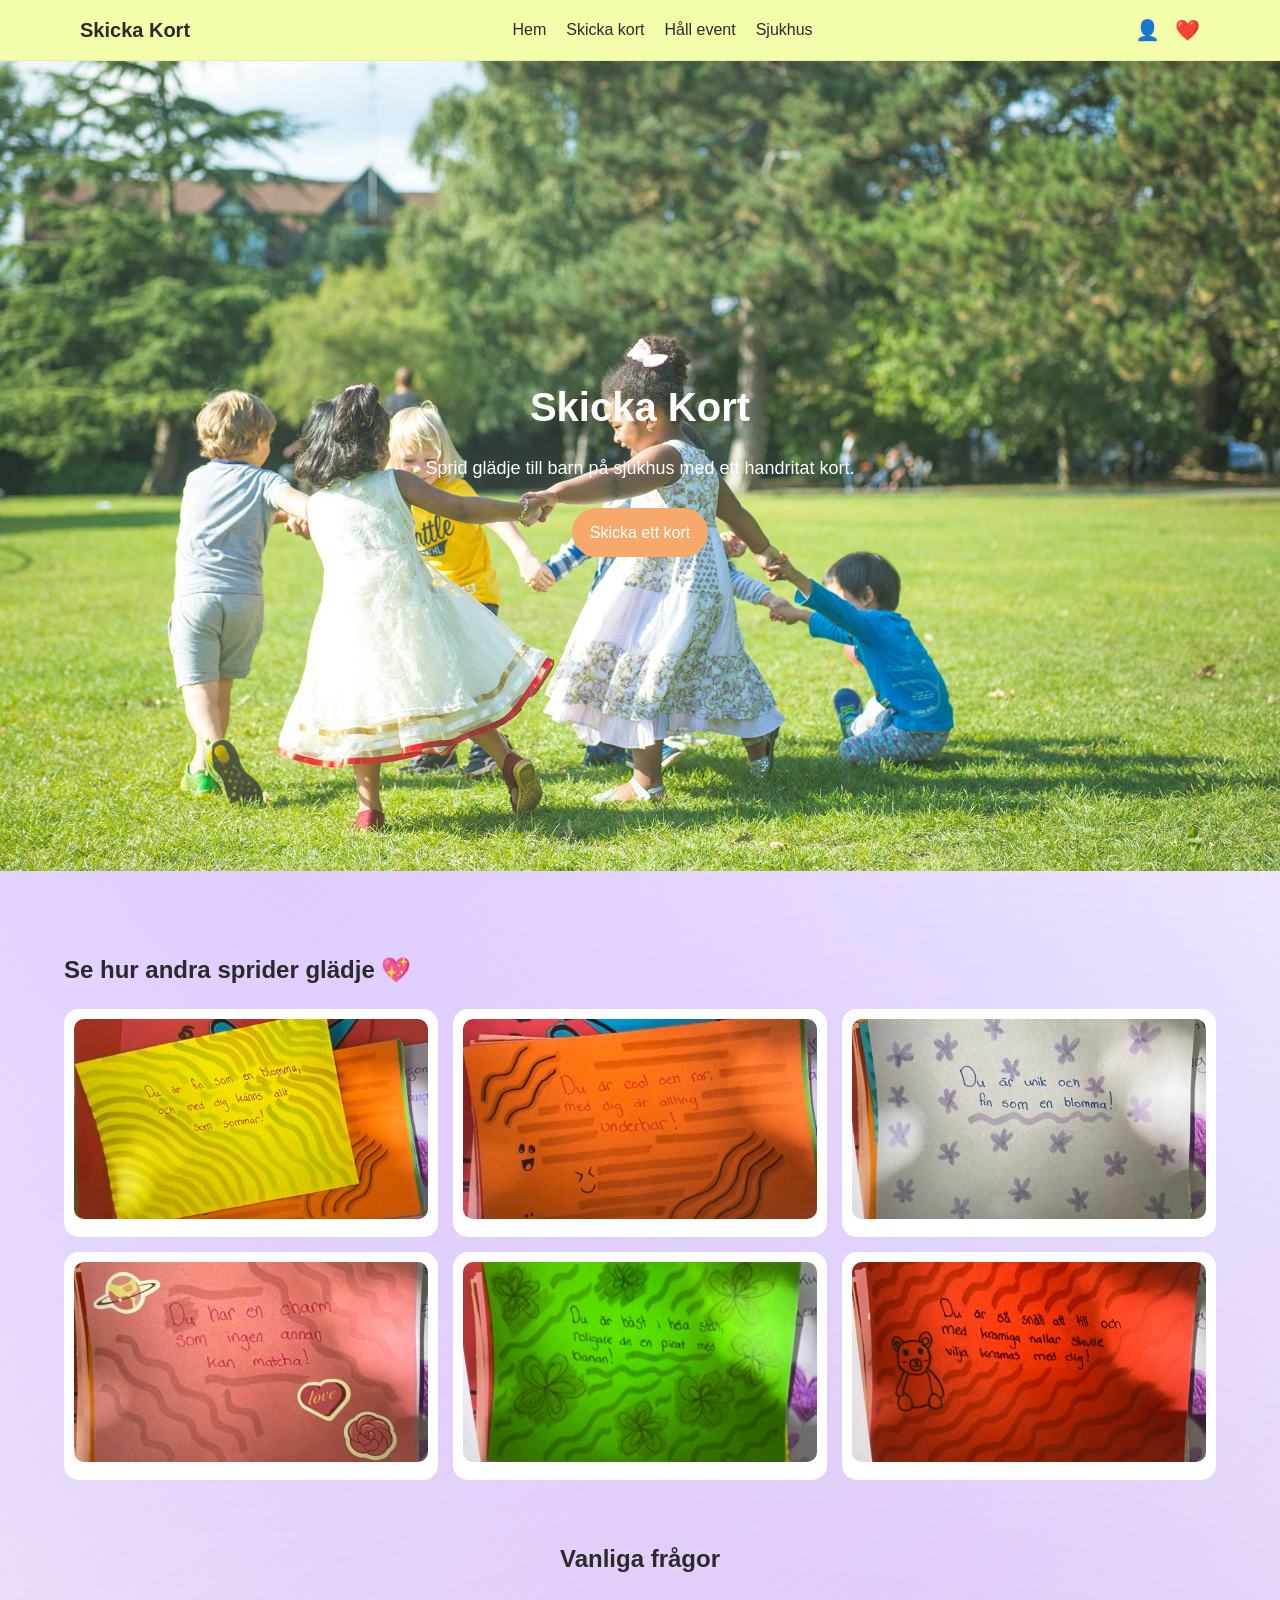
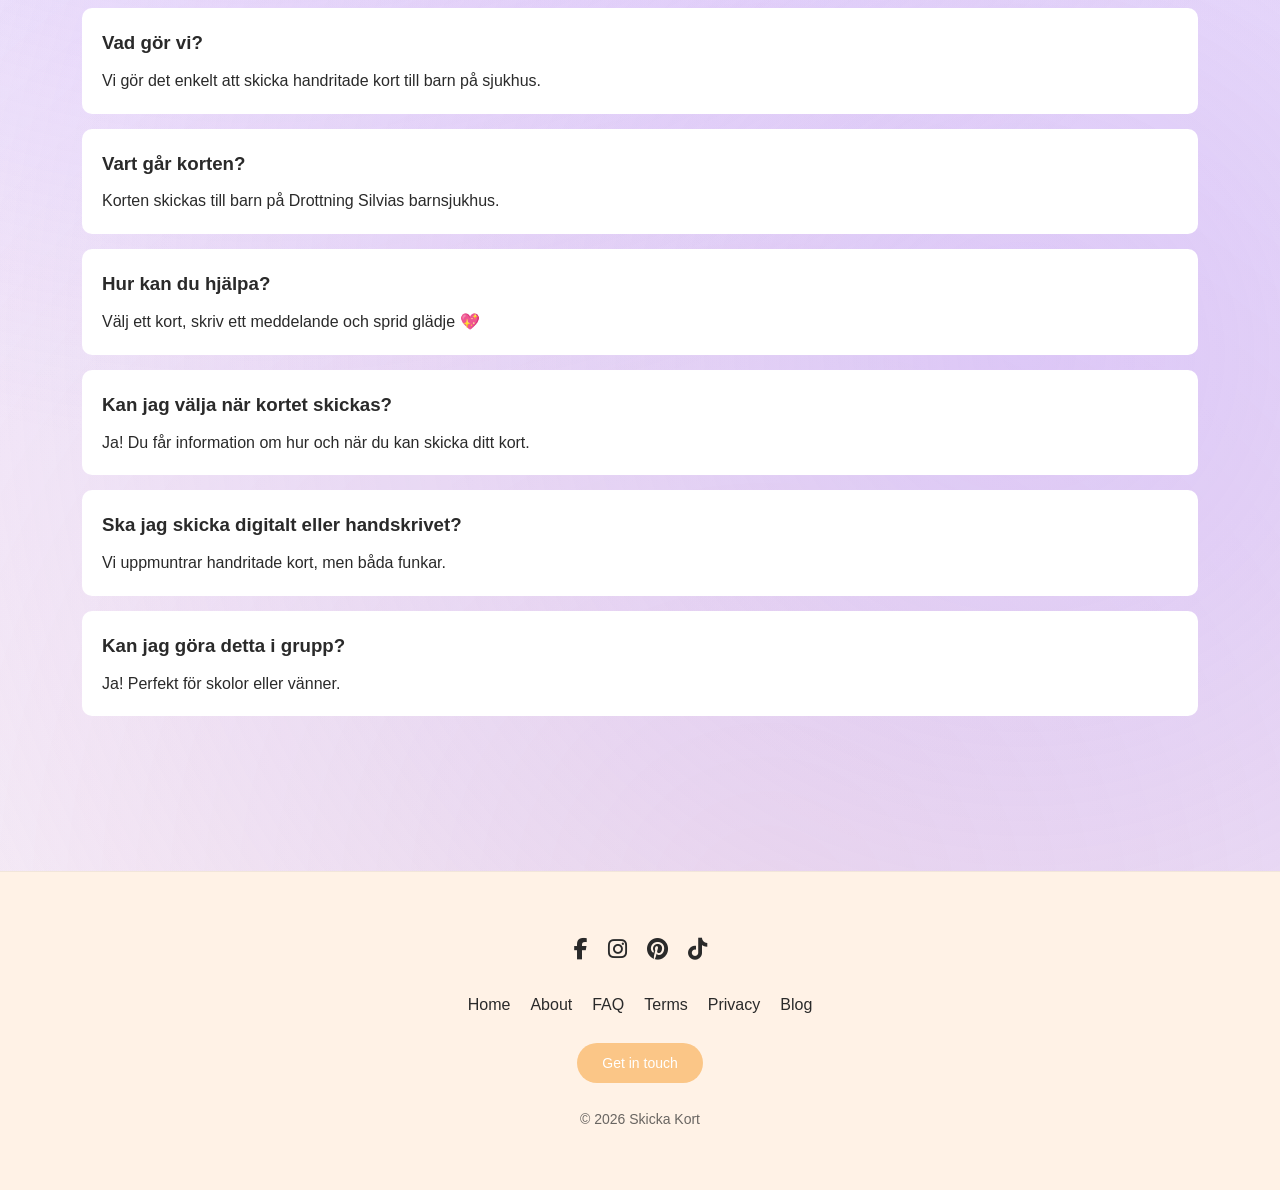
<file: index.html>
<!DOCTYPE html>
<html lang="sv">
<head>
    <meta charset="UTF-8">
    <meta name="viewport" content="width=device-width, initial-scale=1.0">
    <title>Skicka Kort</title>
    <link rel="stylesheet" href="css/style.css">
     <link rel="stylesheet" href="https://cdnjs.cloudflare.com/ajax/libs/font-awesome/6.5.0/css/all.min.css">
</head>
<body>

    <!-- Header -->
<header class="header">
    <div class="container header-container">
        <!-- Logo -->
        <h1 class="logo">Skicka Kort</h1>

        <!-- NAV Mitten -->
        <nav class="nav-center">
            <ul class="nav-list">
                <li><a href="index.html">Hem</a></li>
                <li><a href="skicka.html">Skicka kort</a></li>
                <li><a href="event.html">Håll event</a></li>
                <li><a href="sjukhus.html">Sjukhus</a></li>
            </ul>
        </nav>

        <!-- Ikoner på höger -->
        <div class="nav-icons">
    <span class="hamburger-trigger">👤</span>
    <span>❤️</span>
</div>

        <div class="dropdown-menu">
         <a href="index.html">Home</a>
         <a href="skicka.html">Send card</a>
         <a href="event.html">Events</a>
         <a href="sjukhus.html">Hospitals</a>
         <a href="faq.html">FAQ</a>
</div>
    </div>
</header>

    <!-- Huvuddel skärm -->
    <section class="huvud-fullscreen">
        <div class="huvud-content">
            <h2>Skicka Kort</h2>
            <p>Sprid glädje till barn på sjukhus med ett handritat kort.</p>
            <a href="skicka.html" class="btn">Skicka ett kort</a>
        </div>
    </section>

   <!-- Inspiration Kort (från andra) -->
<section class="inspiration">

    <div class="container">
        <h2>Se hur andra sprider glädje 💖</h2>

        <div class="inspiration-grid">

            <div class="inspo-card">
                <img src="img/RIFLEK1.jpeg" alt="Kort 1">
            </div>

            <div class="inspo-card">
                <img src="img/RIFLEK2.jpeg" alt="Kort 2">
            </div>

            <div class="inspo-card">
                <img src="img/RIFLEK3.jpeg" alt="Kort 3">
            </div>

            <div class="inspo-card">
                <img src="img/RIFLEK4.jpeg" alt="Kort 4">
            </div>

            <div class="inspo-card">
                <img src="img/RIFLEK5.jpeg" alt="Kort 5">
            </div>

            <div class="inspo-card">
                <img src="img/RIFLEK6.jpeg" alt="Kort 6">
            </div>

        </div>
    </div>

</section>
   

<!-- FAQ 0 -->
<section class="faq">

    <div class="container">

        <h2>Vanliga frågor</h2>

        <!-- FAQ 1 -->
        <div class="faq-item">
            <h3>Vad gör vi?</h3>
            <p>Vi gör det enkelt att skicka handritade kort till barn på sjukhus.</p>
        </div>

        <div class="faq-item">
            <h3>Vart går korten?</h3>
            <p>Korten skickas till barn på Drottning Silvias barnsjukhus.</p>
        </div>

        <div class="faq-item">
            <h3>Hur kan du hjälpa?</h3>
            <p>Välj ett kort, skriv ett meddelande och sprid glädje 💖</p>
        </div>

        <!-- FAQ 2 -->
        <div class="faq-item">
            <h3>Kan jag välja när kortet skickas?</h3>
            <p>Ja! Du får information om hur och när du kan skicka ditt kort.</p>
        </div>

        <div class="faq-item">
            <h3>Ska jag skicka digitalt eller handskrivet?</h3>
            <p>Vi uppmuntrar handritade kort, men båda funkar.</p>
        </div>

        <div class="faq-item">
            <h3>Kan jag göra detta i grupp?</h3>
            <p>Ja! Perfekt för skolor eller vänner.</p>
        </div>

    </div>

</section>

<!-- Footer -->
<footer class="footer">
  <div class="container footer-container">

    <div class="footer-social">
      <a href="#"><i class="fa-brands fa-facebook-f"></i></a>
      <a href="#"><i class="fa-brands fa-instagram"></i></a>
      <a href="#"><i class="fa-brands fa-pinterest"></i></a>
      <a href="#"><i class="fa-brands fa-tiktok"></i></a>
    </div>

    <div class="footer-links">
      <span>Home</span>
      <span>About</span>
      <span>FAQ</span>
      <span>Terms</span>
      <span>Privacy</span>
      <span>Blog</span>
    </div>

    <div class="footer-contact">
      <button class="footer-btn">Get in touch</button>
    </div>

    <p class="footer-copy">© 2026 Skicka Kort</p>

  </div>
</footer>
<script src="js/script.js"></script>
</body>
</html>
</file>
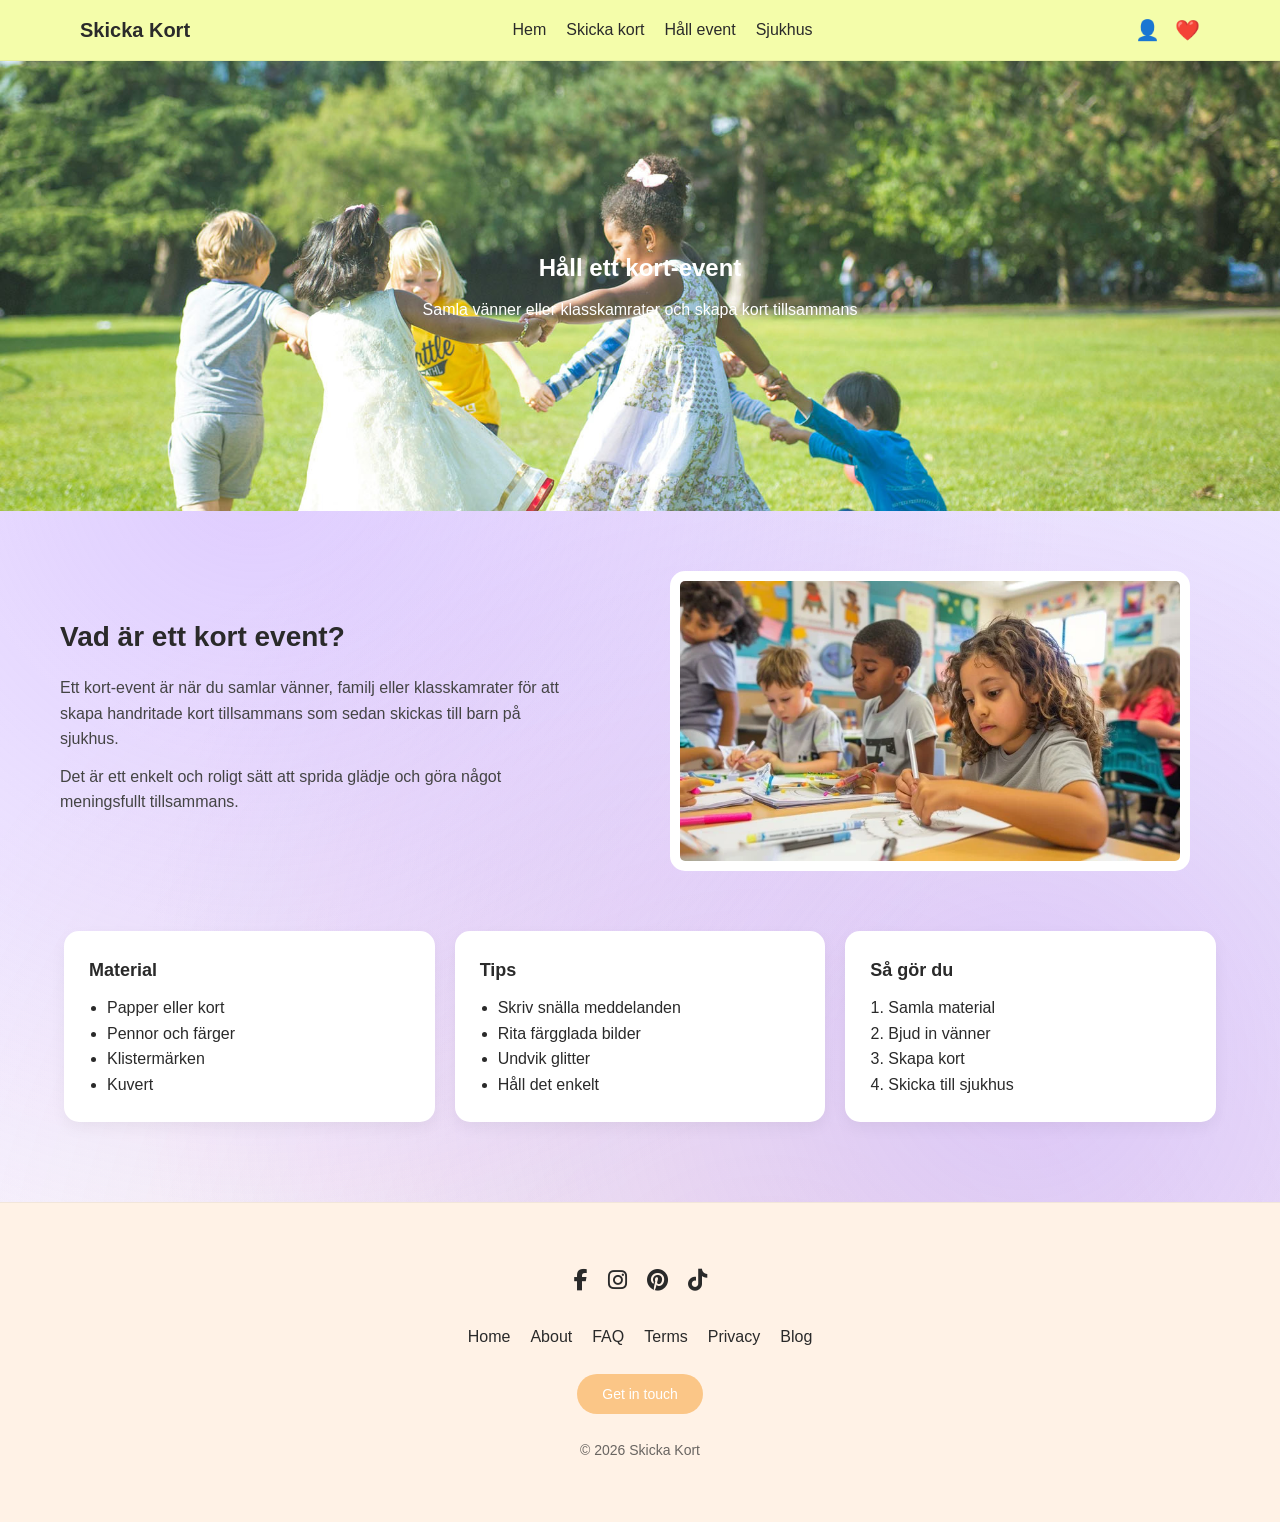
<file: event.html>
<!DOCTYPE html>
<html lang="sv">
<head>
  <meta charset="UTF-8">
  <meta name="viewport" content="width=device-width, initial-scale=1.0">
  <title>Skicka kort</title>
  <link rel="stylesheet" href="css/style.css">
  <link rel="stylesheet" href="https://cdnjs.cloudflare.com/ajax/libs/font-awesome/6.5.0/css/all.min.css">
</head>

<body>

<header class="header">
  <div class="container header-container">

    <!-- Logo -->
    <h1 class="logo">Skicka Kort</h1>

    <!-- NAV -->
    <nav class="nav-center">
      <ul class="nav-list">
        <li><a href="index.html">Hem</a></li>
        <li><a href="skicka.html">Skicka kort</a></li>
        <li><a href="event.html">Håll event</a></li>
        <li><a href="sjukhus.html">Sjukhus</a></li>
      </ul>
    </nav>

     <!-- Ikoner på höger -->
        <div class="nav-icons">
    <span class="hamburger-trigger">👤</span>
    <span>❤️</span>
</div>

        <div class="dropdown-menu">
         <a href="index.html">Home</a>
         <a href="skicka.html">Send card</a>
         <a href="event.html">Events</a>
         <a href="sjukhus.html">Hospitals</a>
         <a href="faq.html">FAQ</a>
</div>

  </div>
</header>

<!-- Header text -->
<section class="page-header">
  <div class="overlay"></div>
  <div class="content">
    <h2>Håll ett kort-event</h2>
    <p>Samla vänner eller klasskamrater och skapa kort tillsammans</p>
  </div>
</section>

<!-- Intro sektion -->
<section class="event-intro">
  <div class="event-text">
    <h3>Vad är ett kort event?</h3>
    <p>Ett kort-event är när du samlar vänner, familj eller klasskamrater för att skapa handritade kort tillsammans som sedan skickas till barn på sjukhus.</p>
    <p>Det är ett enkelt och roligt sätt att sprida glädje och göra något meningsfullt tillsammans.</p>
  </div>

  <div class="event-image">
    <img src="img/RIFLEK.webp" alt="Kort event">
  </div>
</section>

<!-- Info boxar -->
<section class="event-info">
  <div class="container info-grid">

    <div class="info-card">
      <h3>Material</h3>
      <ul>
        <li>Papper eller kort</li>
        <li>Pennor och färger</li>
        <li>Klistermärken</li>
        <li>Kuvert</li>
      </ul>
    </div>

    <div class="info-kort">
      <h3>Tips</h3>
      <ul>
        <li>Skriv snälla meddelanden</li>
        <li>Rita färgglada bilder</li>
        <li>Undvik glitter</li>
        <li>Håll det enkelt</li>
      </ul>
    </div>

    <div class="info-card">
      <h3>Så gör du</h3>
      <ol>
        <li>Samla material</li>
        <li>Bjud in vänner</li>
        <li>Skapa kort</li>
        <li>Skicka till sjukhus</li>
      </ol>
    </div>

  </div>
</section>

<!-- Footer -->
<footer class="footer">
  <div class="container footer-container">

    <div class="footer-social">
      <a href="#"><i class="fa-brands fa-facebook-f"></i></a>
      <a href="#"><i class="fa-brands fa-instagram"></i></a>
      <a href="#"><i class="fa-brands fa-pinterest"></i></a>
      <a href="#"><i class="fa-brands fa-tiktok"></i></a>
    </div>

    <div class="footer-links">
      <span>Home</span>
      <span>About</span>
      <span>FAQ</span>
      <span>Terms</span>
      <span>Privacy</span>
      <span>Blog</span>
    </div>

    <div class="footer-contact">
      <button class="footer-btn">Get in touch</button>
    </div>

    <p class="footer-copy">© 2026 Skicka Kort</p>

  </div>
</footer>
<script src="js/script.js"></script>
</body>
</html>
</file>
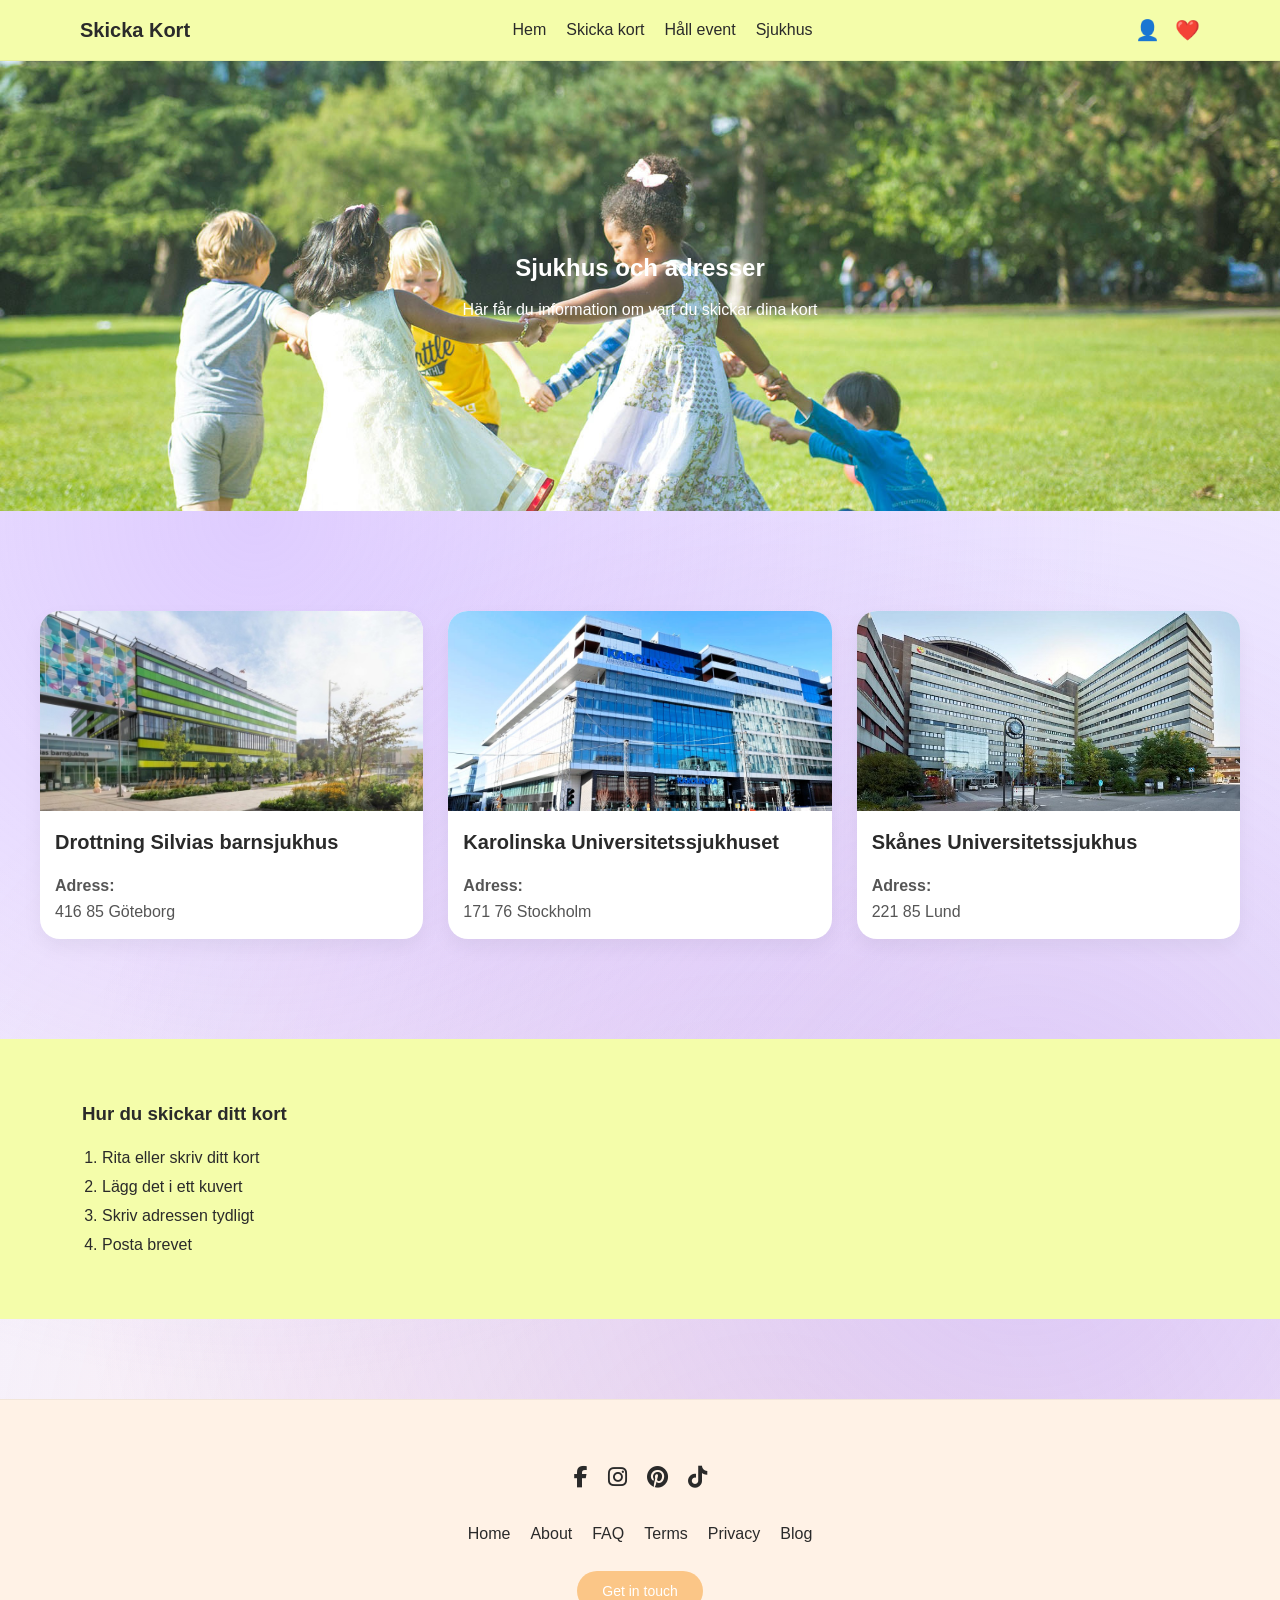
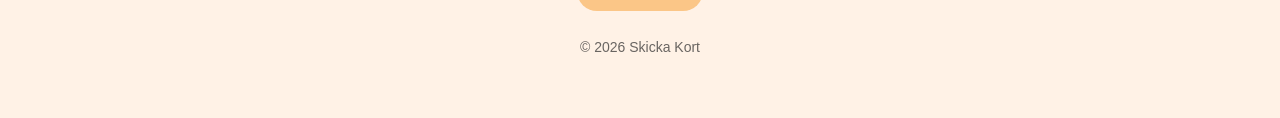
<file: sjukhus.html>
<!DOCTYPE html>
<html lang="sv">
<head>
  <meta charset="UTF-8">
  <meta name="viewport" content="width=device-width, initial-scale=1.0">
  <title>Sjukhus</title>
  <link rel="stylesheet" href="css/style.css">
  <link rel="stylesheet" href="https://cdnjs.cloudflare.com/ajax/libs/font-awesome/6.5.0/css/all.min.css">
</head>
<body>

<header class="header">
  <div class="container header-container">

    <h1 class="logo">Skicka Kort</h1>

    <nav class="nav-center">
      <ul class="nav-list">
        <li><a href="index.html">Hem</a></li>
        <li><a href="skicka.html">Skicka kort</a></li>
        <li><a href="event.html">Håll event</a></li>
        <li><a href="sjukhus.html">Sjukhus</a></li>
      </ul>
    </nav>

    <!-- Ikoner på höger -->
        <div class="nav-icons">
    <span class="hamburger-trigger">👤</span>
    <span>❤️</span>
</div>

        <div class="dropdown-menu">
         <a href="index.html">Home</a>
         <a href="skicka.html">Send card</a>
         <a href="event.html">Events</a>
         <a href="sjukhus.html">Hospitals</a>
         <a href="faq.html">FAQ</a>
</div>

  </div>
</header>

<section class="page-header">
  <h2>Sjukhus och adresser</h2>
  <p>Här får du information om vart du skickar dina kort</p>
</section>

<section class="sjukhus">
  <div class="container sjukhus-grid">

    <div class="sjukhus-card">
      <img src="img/RIFLE.010.jpg" alt="DOrttning Silvias barnsjukhus">
      <h3>Drottning Silvias barnsjukhus</h3>
      <p><strong>Adress:</strong><br>416 85 Göteborg</p>
    </div>

    <div class="sjukhus-card">
      <img src="img/RIFLE.011.jpg" alt="Karolinska Universitetssjukhuset">
      <h3>Karolinska Universitetssjukhuset</h3>
      <p><strong>Adress:</strong><br>171 76 Stockholm</p>
    </div>

    <div class="sjukhus-card">
      <img src="img/RIFLE.012.jpg" alt="Skånes Universitetssjukhus">
      <h3>Skånes Universitetssjukhus</h3>
      <p><strong>Adress:</strong><br>221 85 Lund</p>
    </div>

  </div>
</section>

<section class="extra-info">
  <div class="container">
    <h3>Hur du skickar ditt kort</h3>
    <ol>
      <li>Rita eller skriv ditt kort</li>
      <li>Lägg det i ett kuvert</li>
      <li>Skriv adressen tydligt</li>
      <li>Posta brevet</li>
    </ol>
  </div>
</section>

<!-- Footer -->
<footer class="footer">
  <div class="container footer-container">

    <div class="footer-social">
      <a href="#"><i class="fa-brands fa-facebook-f"></i></a>
      <a href="#"><i class="fa-brands fa-instagram"></i></a>
      <a href="#"><i class="fa-brands fa-pinterest"></i></a>
      <a href="#"><i class="fa-brands fa-tiktok"></i></a>
    </div>

    <div class="footer-links">
      <span>Home</span>
      <span>About</span>
      <span>FAQ</span>
      <span>Terms</span>
      <span>Privacy</span>
      <span>Blog</span>
    </div>

    <div class="footer-contact">
      <button class="footer-btn">Get in touch</button>
    </div>

    <p class="footer-copy">© 2026 Skicka Kort</p>

  </div>
</footer>
<script src="js/script.js"></script>
</body>
</html>
</file>
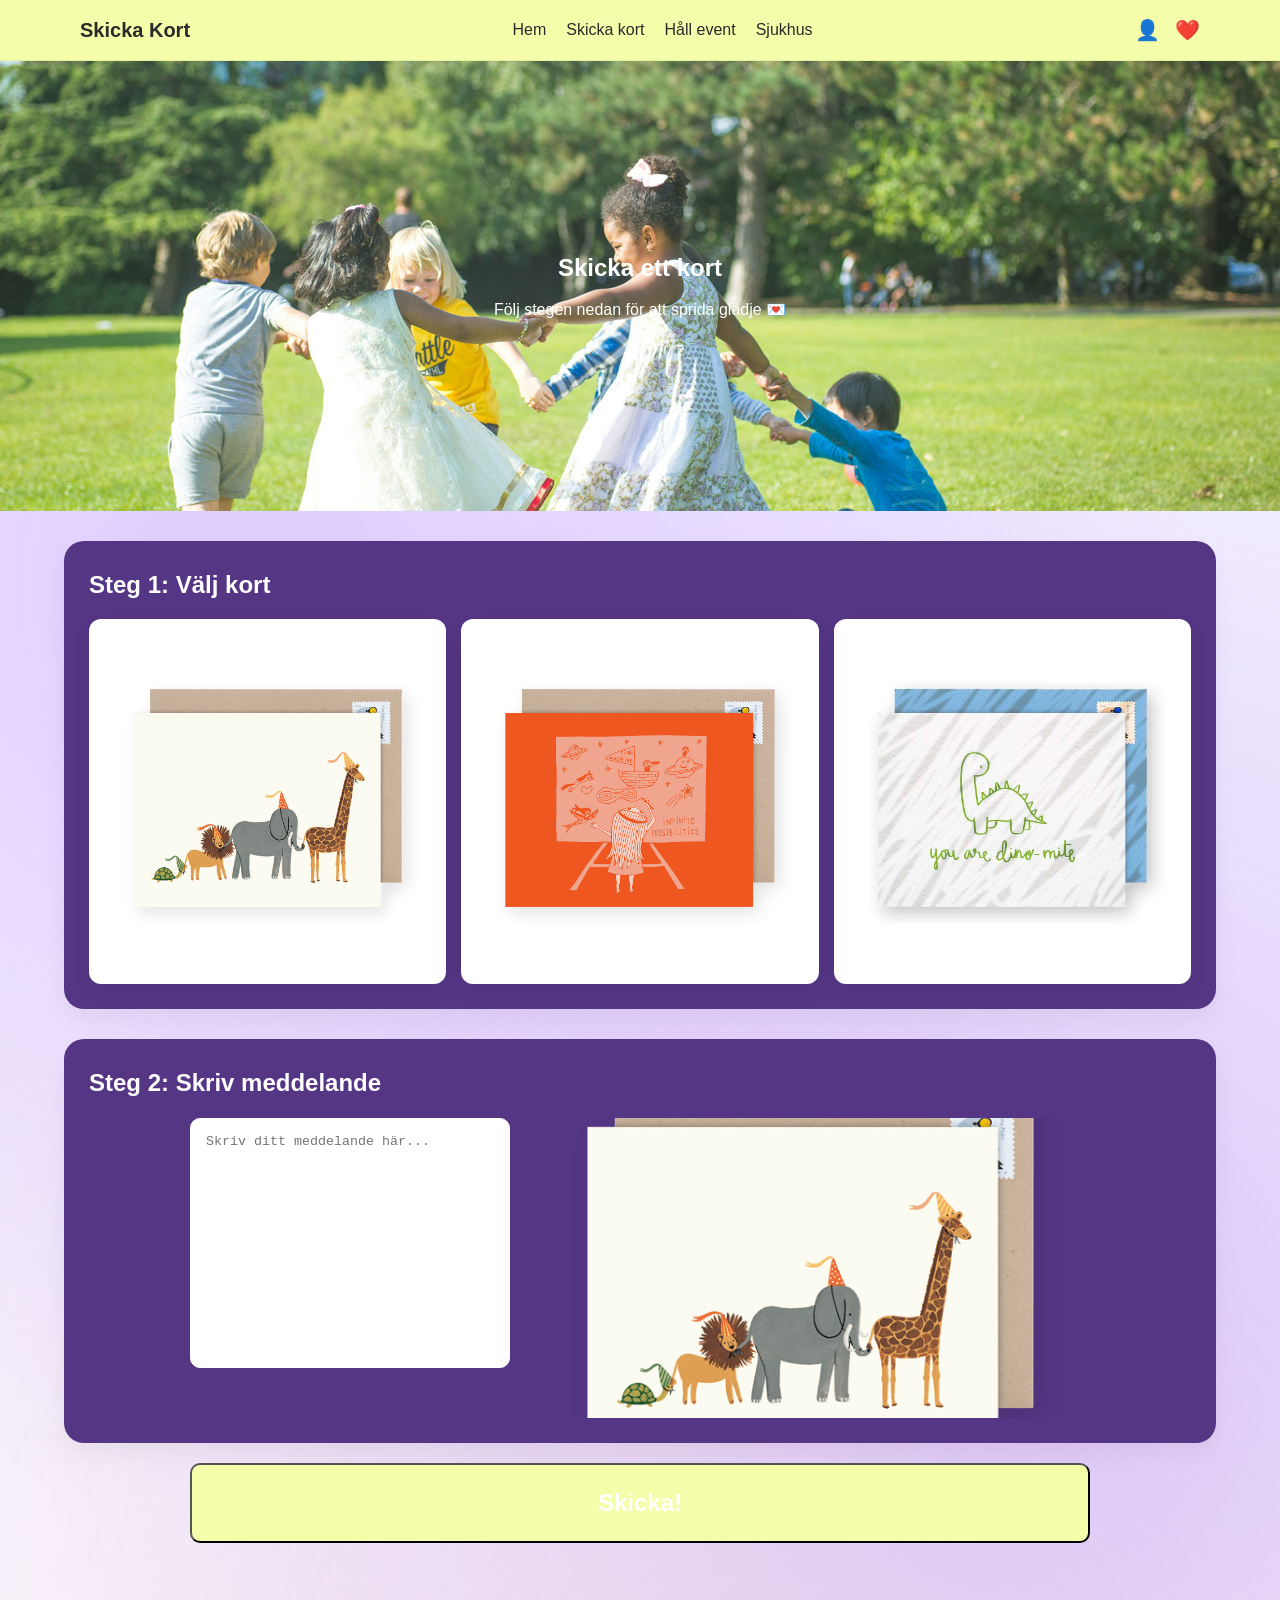
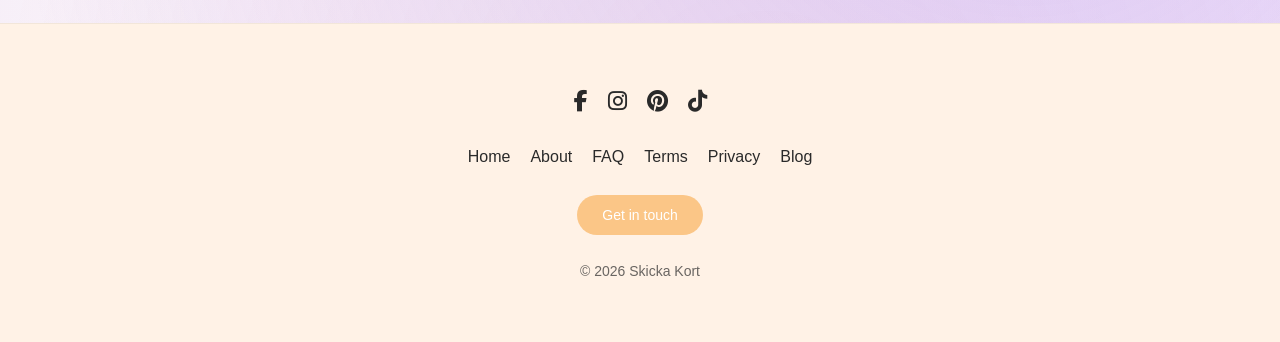
<file: skicka.html>
<!DOCTYPE html>
<html lang="sv">
<head>
  <meta charset="UTF-8">
  <meta name="viewport" content="width=device-width, initial-scale=1.0">
  <title>Skicka kort</title>
  <link rel="stylesheet" href="css/style.css">
  <link rel="stylesheet" href="https://cdnjs.cloudflare.com/ajax/libs/font-awesome/6.5.0/css/all.min.css">
</head>

<body>

<!-- HEADER/NAV -->
<header class="header">
  <div class="container header-container">

    <!-- LOGO -->
    <h1 class="logo">Skicka Kort</h1>

    <!-- NAV (MITTEN) -->
    <nav class="nav-center">
      <ul class="nav-list">
        <li><a href="index.html">Hem</a></li>
        <li><a href="skicka.html">Skicka kort</a></li>
        <li><a href="event.html">Håll event</a></li>
        <li><a href="sjukhus.html">Sjukhus</a></li>
      </ul>
    </nav>

     <!-- Ikoner på höger -->
        <div class="nav-icons">
    <span class="hamburger-trigger">👤</span>
    <span>❤️</span>
</div>

        <div class="dropdown-menu">
         <a href="index.html">Home</a>
         <a href="skicka.html">Send card</a>
         <a href="event.html">Events</a>
         <a href="sjukhus.html">Hospitals</a>
         <a href="faq.html">FAQ</a>
</div>
  </div>
</header>

<div class="fade-layer"></div>

<!-- Huvud page-header -->
<section class="page-header">
  <div class="overlay"></div>
  <div class="content">
    <h2>Skicka ett kort</h2>
    <p>Följ stegen nedan för att sprida glädje 💌</p>
  </div>
</section>

<!-- Steg 1: Välja kort -->
<section class="container step" id="step1">
  <h2>Steg 1: Välj kort</h2>
  <div class="card-grid">
    <div class="card"><img src="img/RIFLE108.png" alt="Kort 1"></div>
    <div class="card"><img src="img/RIFLE124.png" alt="Kort 2"></div>
    <div class="card"><img src="img/RIFLE107.jpg" alt="Kort 3"></div>
  </div>
</section>

<!-- Steg 2: Skriv meddelande -->
<section class="container step" id="step2">
  <h2>Steg 2: Skriv meddelande</h2>
  <div class="message-box">
    <div>
      <textarea placeholder="Skriv ditt meddelande här..."></textarea>
    </div>
    <img src="img/RIFLE108.png" alt="Kort preview" class="message-image">
  </div>
</section>

<!-- Skicka knapp -->
<button id="send-button">Skicka!</button>

<!-- Footer -->
<footer class="footer">
  <div class="container footer-container">

    <div class="footer-social">
      <a href="#"><i class="fa-brands fa-facebook-f"></i></a>
      <a href="#"><i class="fa-brands fa-instagram"></i></a>
      <a href="#"><i class="fa-brands fa-pinterest"></i></a>
      <a href="#"><i class="fa-brands fa-tiktok"></i></a>
    </div>

    <div class="footer-links">
      <span>Home</span>
      <span>About</span>
      <span>FAQ</span>
      <span>Terms</span>
      <span>Privacy</span>
      <span>Blog</span>
    </div>

    <div class="footer-contact">
      <button class="footer-btn">Get in touch</button>
    </div>

    <p class="footer-copy">© 2026 Skicka Kort</p>

  </div>
</footer>
<script src="js/script.js"></script>
</body>
</html>
</file>
<file: css/style.css>
:root {
  --primary: #f7a96b; /* soft orange */
  --secondary: #fbc687; /* pastel orange */
  --background-top: #f6e2c8; /* creamy beige */
  --background-bottom: #e7b7c4; /* soft pink */
  --white: #ffffff;
  --card: rgba(255,255,255,0.7);
  --glass: rgba(244, 253, 170);
  --text: #2a2a2a;
  --muted: #6b6b6b;
}

* {
  margin: 0;
  padding: 0;
  box-sizing: border-box;
}

.container {
  width: 90%;
  max-width: 1200px;
  margin: auto;
}

/* HEADER/NAV ALLA SIDOR*/
.header {
  position: sticky;
  top: 0;
  z-index: 100;
  background: var(--glass);
  backdrop-filter: blur(15px);
  border-bottom: 1px solid rgba(0,0,0,0.05);
}

.header-container {
  display: flex;
  justify-content: space-between;
  align-items: center;
  padding: 14px 16px;
}

.logo {
  font-size: 20px;
  font-weight: bold;
}

/* NAV (MITTEN) */
.nav-center {
  text-align: center;
}

.nav-list {
  display: flex;
  justify-content: center;
  gap: 20px;
  list-style: none;
}

.nav-list a {
  text-decoration: none;
  color: var(--text);
  font-weight: 500;
}

/* IKONER (HÖGER) */
.nav-icons {
  display: flex;
  justify-content: flex-end;
  gap: 15px;
  font-size: 20px;
  cursor: pointer;
}

/* INDEX.HTML - HUVUD */
.huvud-fullscreen {
  position: relative;
  height: 90vh;
  background-image: url("../img/children.jpg");
  background-size: cover;
  background-position: center;
  display: flex;
  justify-content: center;
  align-items: center;
  text-align: center;
  color: white;
  margin-bottom: 80px;
}

.huvud-content {
  position: relative;
  z-index: 2;
}

.huvud-content h2 {
  font-size: 40px;
  margin-bottom: 15px;
}

.huvud-content p {
  font-size: 18px;
  margin-bottom: 25px;
}

/* KNAPP FÖR ALLA SIDOR */
.btn {
  background: var(--primary);
  color: white;
  padding: 12px 18px;
  border-radius: 999px;
  border: none;
  cursor: pointer;
  text-decoration: none;
  display: inline-block;
}

/* INSPIRATION GRID (3X2) */
.inspiration-grid {
  display: grid;
  grid-template-columns: repeat(3, 1fr);
  gap: 15px;
  margin-top: 20px;
}
@media (max-width: 768px) {
  .inspiration-grid {
    grid-template-columns: repeat(2, 1fr);
    gap: 10px;
  }
}

.inspiration-section {
  padding: 60px 0;
}

.inspiration-section h2 {
  margin-bottom: 30px;
}

.inspo-card {
  background: white;
  padding: 10px;
  border-radius: 15px;
  overflow: hidden;
}

.inspo-card img {
  width: 100%;
  height: 200px;
  object-fit: cover;
  border-radius: 10px;
}

/* INFO SEKTION */
.info-sektion {
  background: var(--section-alt);
  border-radius: 40px;
  margin: 0 20px 60px;
}

.info-sektion h2 {
  text-align: center;
  font-size: 32px;
  margin-bottom: 40px;
  background: var(--gradient);
  -webkit-background-clip: text;
  -webkit-text-fill-color: transparent;
}

.info-grid {
  display: grid;
  gap: 20px;
}

.info-box {
  background: white;
  padding: 25px;
  border-radius: 15px;
  text-align: center
}

.info-box h3 {
  margin-bottom: 10px;
}

/* FAQ */
.faq {
  padding: 60px 20px;
}

.faq h2 {
  text-align: center;
  margin-bottom: 30px;
}

.faq-item {
  background: white;
  padding: 20px;
  border-radius: 10px;
  margin-bottom: 15px;
}

.faq-item h3 {
  margin-bottom: 10px;
}

/* BODY & SIDA BAKGRUND */
body {
  font-family: 'Segoe UI', Tahoma, Geneva, Verdana, sans-serif;
  background: radial-gradient(circle at 20% 30%, rgba(190, 150, 255, 0.40), transparent 55%),
              radial-gradient(circle at 80% 70%, rgba(170, 130, 255, 0.35), transparent 60%),
              radial-gradient(circle at 60% 90%, rgba(255, 190, 140, 0.18), transparent 60%),
              linear-gradient(180deg, #f3efff 0%, #f7f3ff 100%);
  color: var(--text);
  line-height: 1.6;
}

/* HUVUD PAGE HEADER */
.page-header {
  position: relative;
  height: 50vh;
  background-image: url("../img/children.jpg");
  background-size: cover;
  background-position: center;
  display: flex;
  flex-direction: column;
  justify-content: center;
  align-items: center;
  text-align: center;
  color: white;
  padding: 20px;
}

.page-header::before {
  animation: slowZoom 20s ease-in-out infinite alternate;
}

@keyframes slowZoom {
  from { transform: scale(1.05); }
  to { transform: scale(1.15); }
}

.page-header h2,
.page-header p {
  position: relative;
  z-index: 2;
}

.page-header h2 {
  margin-bottom: 10px;
}

/* STEG SYSTEM */
.step {
  background: var(--white);
  padding: 25px;
  border-radius: 15px;
  margin-top: 30px;
  box-shadow: 0 10px 25px rgba(0,0,0,0.05);
}

#step1 {
  background: rgba(85, 54, 133);
  border-radius: 20px;
  padding: 25px;
}

#step1 .card {
  background: white;
  border-radius: 12px;
}

#step2 {
  background: rgba(85, 54, 133);
  border-radius: 20px;
  padding: 25px;
}

#step1,
#step2 {
  color: white;
}

.step h2 {
  margin-bottom: 15px;
}

/* VÄLJA KORT STEG */
.card-grid {
  display: grid;
  grid-template-columns: repeat(3, 1fr);
  gap: 15px;
}

.card {
  background: var(--white);
  border-radius: 12px;
  padding: 10px;
  box-shadow: 0 8px 20px rgba(0,0,0,0.06);
  transition: all 0.25s ease;
}

.card:hover {
  transform: translateY(-6px) scale(1.03);
  box-shadow: 0 15px 35px rgba(0,0,0,0.12);
}

.card img {
  width: 100%;
  border-radius: 8px;
}

.card:active {
  border: 2px solid var(--primary);
}

/* tablet */
@media (min-width: 600px) {
  .card-grid {
    grid-template-columns: repeat(2, 1fr);
  }
}

/* desktop */
@media (min-width: 900px) {
  .card-grid {
    grid-template-columns: repeat(3, 1fr);
  }
}

/* STEG 2 - MEDDELANDE BOX */
.message-box {
  display: flex;
  flex-direction: row;
  gap: 20px;
  align-items: flex-start;
  max-width: 900px;
  margin: 0 auto;
}
@media (max-width: 768px) {
  .message-box {
    flex-direction: column;
    width: 100%;
  }

  .message-box textarea {
    width: 100%;
  }
}

.message-box select {
  padding: 10px;
  border-radius: 10px;
}

.message-box textarea {
  width: 320px;
  height: 250px;
  padding: 15px;
  border-radius: 10px;
  border: 1px solid white;
  resize: none;
}

/* STEG 2 - BILD PÅ HÖGER*/
.message-image {
  width: 100%;
  max-width: none;
  height: 300px;
  object-fit: cover;
  border-radius: 0;
}

/* SKICKA KNAPP */
#send-button {
  display: block;
  width: 80%;
  max-width: 900px;
  height: 80px;
  margin: 20px auto;
  background: rgba(244, 253, 170);
  color: white;
  font-size: 24px;
  font-weight: bold;
  border-radius: 10px;
  cursor: pointer;
  transition: 0.2s;
}

#send-button:hover {
  background: rgba(244, 253, 170);
}

/* FOOTER */
.footer {
  margin-top: 80px;
  padding: 60px 20px;
  text-align: center;
  position: sticky;
  background: rgba(255, 242, 230);
  backdrop-filter: blur(15px);
  border-top: 1px solid rgba(0,0,0,0.05);
}

.footer-container {
  display: flex;
  flex-direction: column;
  align-items: center;
  gap: 25px;
}

.footer-social {
  display: flex;
  gap: 20px;
  font-size: 22px;
}

.footer-social a {
  text-decoration: none;
  color: var(--text);
  transition: 0.2s;
}

.footer-social a:hover {
  transform: scale(1.2);
}

.footer-links {
  display: flex;
  gap: 20px;
  flex-wrap: wrap;
  justify-content: center;
  font-weight: 500;
}

.footer-btn {
  padding: 12px 25px;
  border-radius: 25px;
  border: none;
  background: var(--secondary);
  color: white;
  cursor: pointer;
  font-size: 14px;
}

.footer-copy {
  font-size: 14px;
  opacity: 0.7;
}

.footer {
  margin-top: 80px;
}

/* SJUKHUS SECTION */
.sjukhus {
  padding: 40px 0;
}

.sjukhus-grid {
  width: 100%;
  max-width: 1200px;
  margin: 0 auto;
}

.sjukhus-card {
  background: var(--white);
  border-radius: 20px;
  overflow: hidden;
  display: flex;
  flex-direction: column;
  transition: 0.3s ease;
  box-shadow: 0 8px 20px rgba(0,0,0,0.05);
}

.sjukhus-card:hover {
  transform: translateY(-5px);
  box-shadow: 0 12px 25px rgba(0,0,0,0.1);
}

.sjukhus-card img {
  width: 100%;
  height: 200px;
  object-fit: cover;
}

.sjukhus-card h3 {
  font-size: 20px;
  margin: 15px;
}

.sjukhus-card p {
  margin: 0 15px 15px 15px;
  color: #555;
}

/* DROPDOWN MENU */
.dropdown-menu {
  position: fixed;
  top: 0;
  right: -320px;
  width: 260px;
  height: 100vh;
  background: var(--white);
  color: var(--text);
  display: flex;
  flex-direction: column;
  padding: 80px 20px;
  gap: 15px;
  transition: right 0.3s ease;
  z-index: 200;
  box-shadow: -10px 0 25px rgba(0,0,0,0.15);
}

.dropdown-menu.active {
  right: 0;
}

.dropdown-menu a {
  color: var(--text);
  text-decoration: none;
  padding: 10px;
  border-radius: 8px;
}

.dropdown-menu a:hover {
  background: var(--soft);
}

.fade-layer {
  position: fixed;
  inset: 0;
  background: rgba(0,0,0,0.25);
  display: none;
  z-index: 150;
}

.fade-layer.active {
  display: block;
}

.extra-info {
  padding: 60px 20px;
  background: rgba(244, 253, 170);
  width: 100%;
  margin: 40px 0;
  border-radius: 0;
}

.extra-info h3 {
  margin-bottom: 15px;
}

.extra-info ol {
  padding-left: 20px;
  line-height: 1.8;
}

/* MOBILE */
@media (max-width: 768px) {
  .nav-list {
    display: none;
  }

   .dropdown-menu {
    top: 60px;
    right: -220px;
    width: 200px;
  }
}

/* EVENT INTRO */
.event-intro {
  display: flex;
  flex-direction: column;
  gap: 40px;
  padding: 60px 20px;
}

.event-text {
  max-width: 500px;
  margin-left: 40px;
}

.event-text h3 {
  font-size: 26px;
  margin-bottom: 15px;
}

.event-text p {
  margin-bottom: 12px;
  color: #444;
  line-height: 1.6;
}

.event-image {
  flex: 1;
  display: flex;
  justify-content: center;
}

.event-image img {
  width: 100%;
  max-width: 520px;
  border-radius: 15px;
  background: white;
  padding: 10px;
  border-radius: 15px;
  overflow: hidden;
}

@media (min-width: 768px) {
  .event-intro {
    flex-direction: row;
    align-items: center;
  }
}

/* CARDS */
.info-card,
.info-kort {
  background: var(--white);
  padding: 25px;
  border-radius: 15px;
  box-shadow: 0 6px 15px rgba(0,0,0,0.05);
  transition: 0.2s;
}

.info-card:hover,
.info-kort:hover {
  transform: translateY(-3px);
}

.info-card h3,
.info-kort h3 {
  margin-bottom: 10px;
  font-size: 18px;
}

.info-card ul,
.info-kort ul,
.info-card ol {
  padding-left: 18px;
  line-height: 1.6;
}

.sjukhus {
  padding: 60px 20px;
  margin-top: 40px;
}

.sjukhus-grid {
  display: grid;
  grid-template-columns: 1fr;
  gap: 25px;
}
.sjukhus-card {
  width: 100%;
  height: 100%;
  display: flex;
  flex-direction: column;
}

body {
  overflow-x: hidden;
}

@media (min-width: 768px) {
  .sjukhus-grid {
    grid-template-columns: repeat(2, 1fr);
  }
}

@media (min-width: 1024px) {
  .sjukhus-grid {
    grid-template-columns: repeat(3, 1fr);
  }
}

@media (max-width: 768px) {
  .nav-list {
    display: none;
  }
}

/* DESKTOP */
@media (min-width: 1024px) {
  .event-info .info-grid {
    grid-template-columns: repeat(3, 1fr);
  }

  .event-text h3 {
    font-size: 28px;
  }
}
</file>
